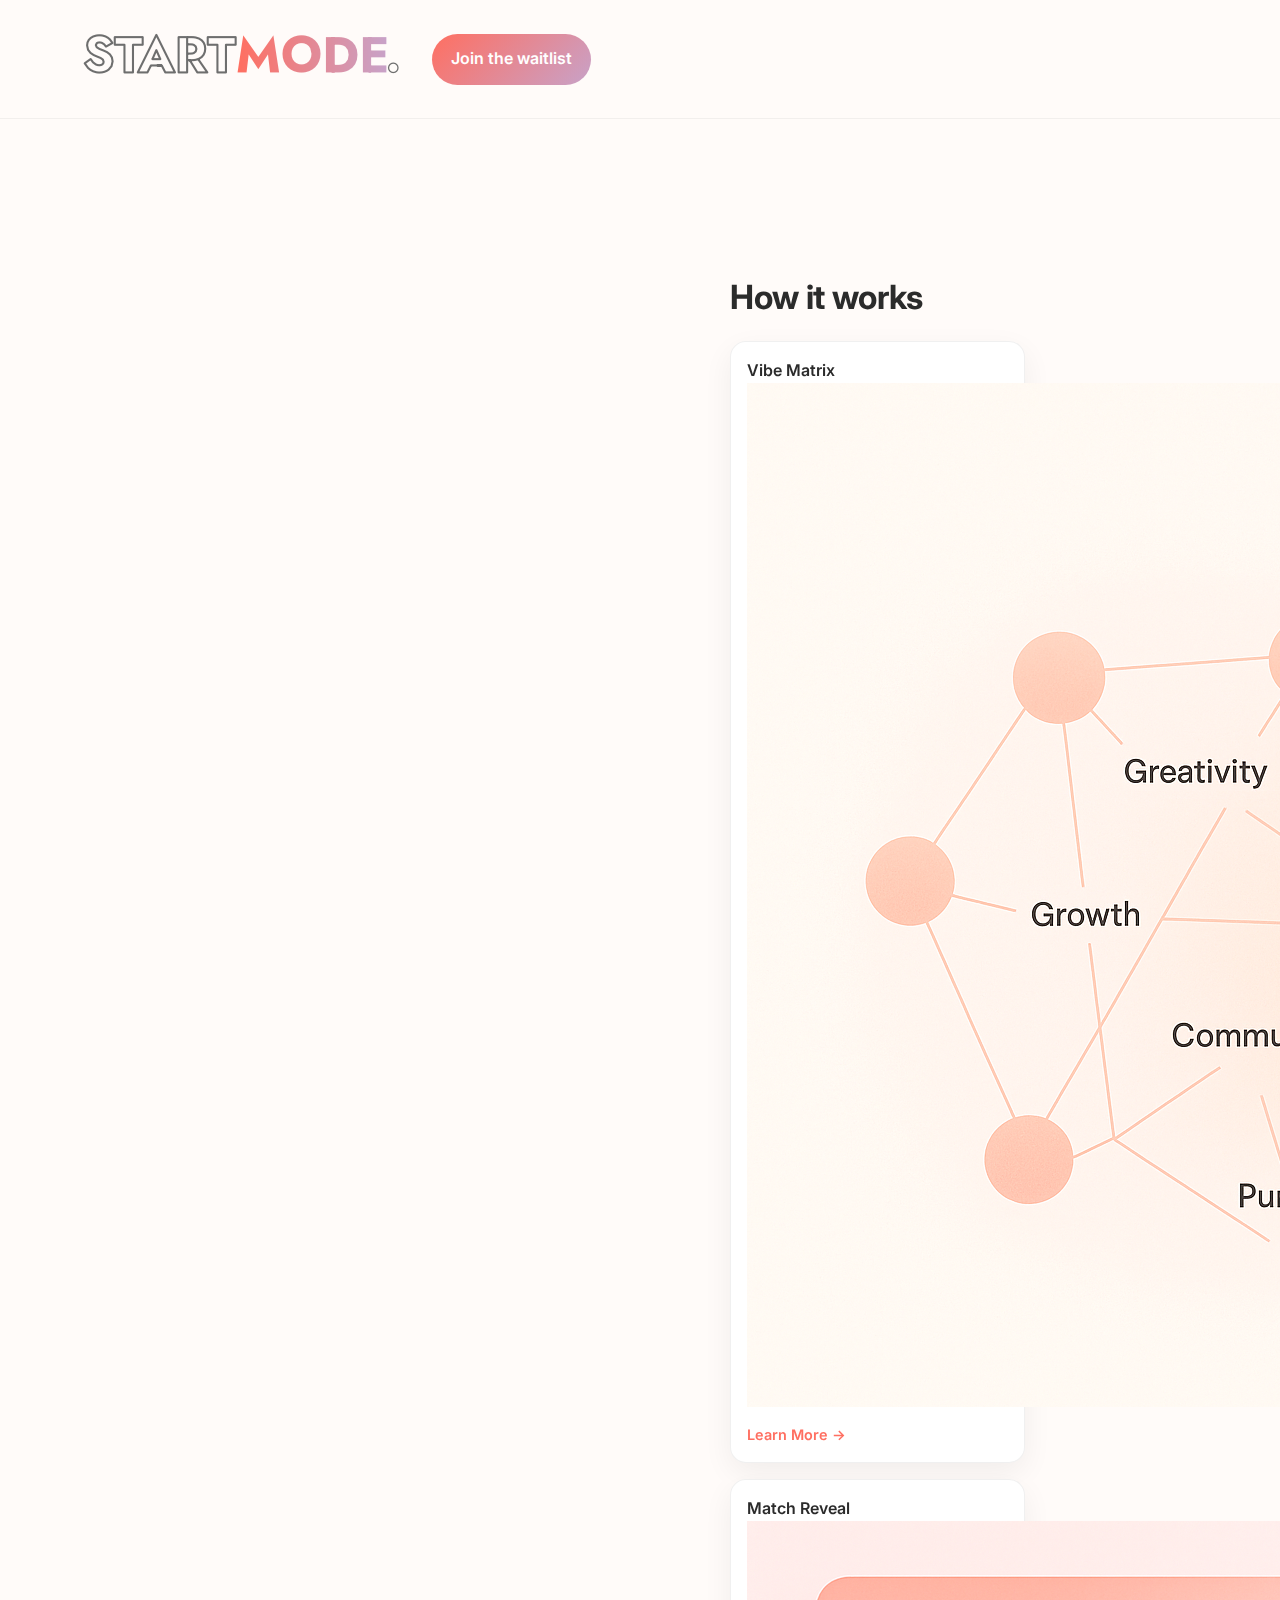
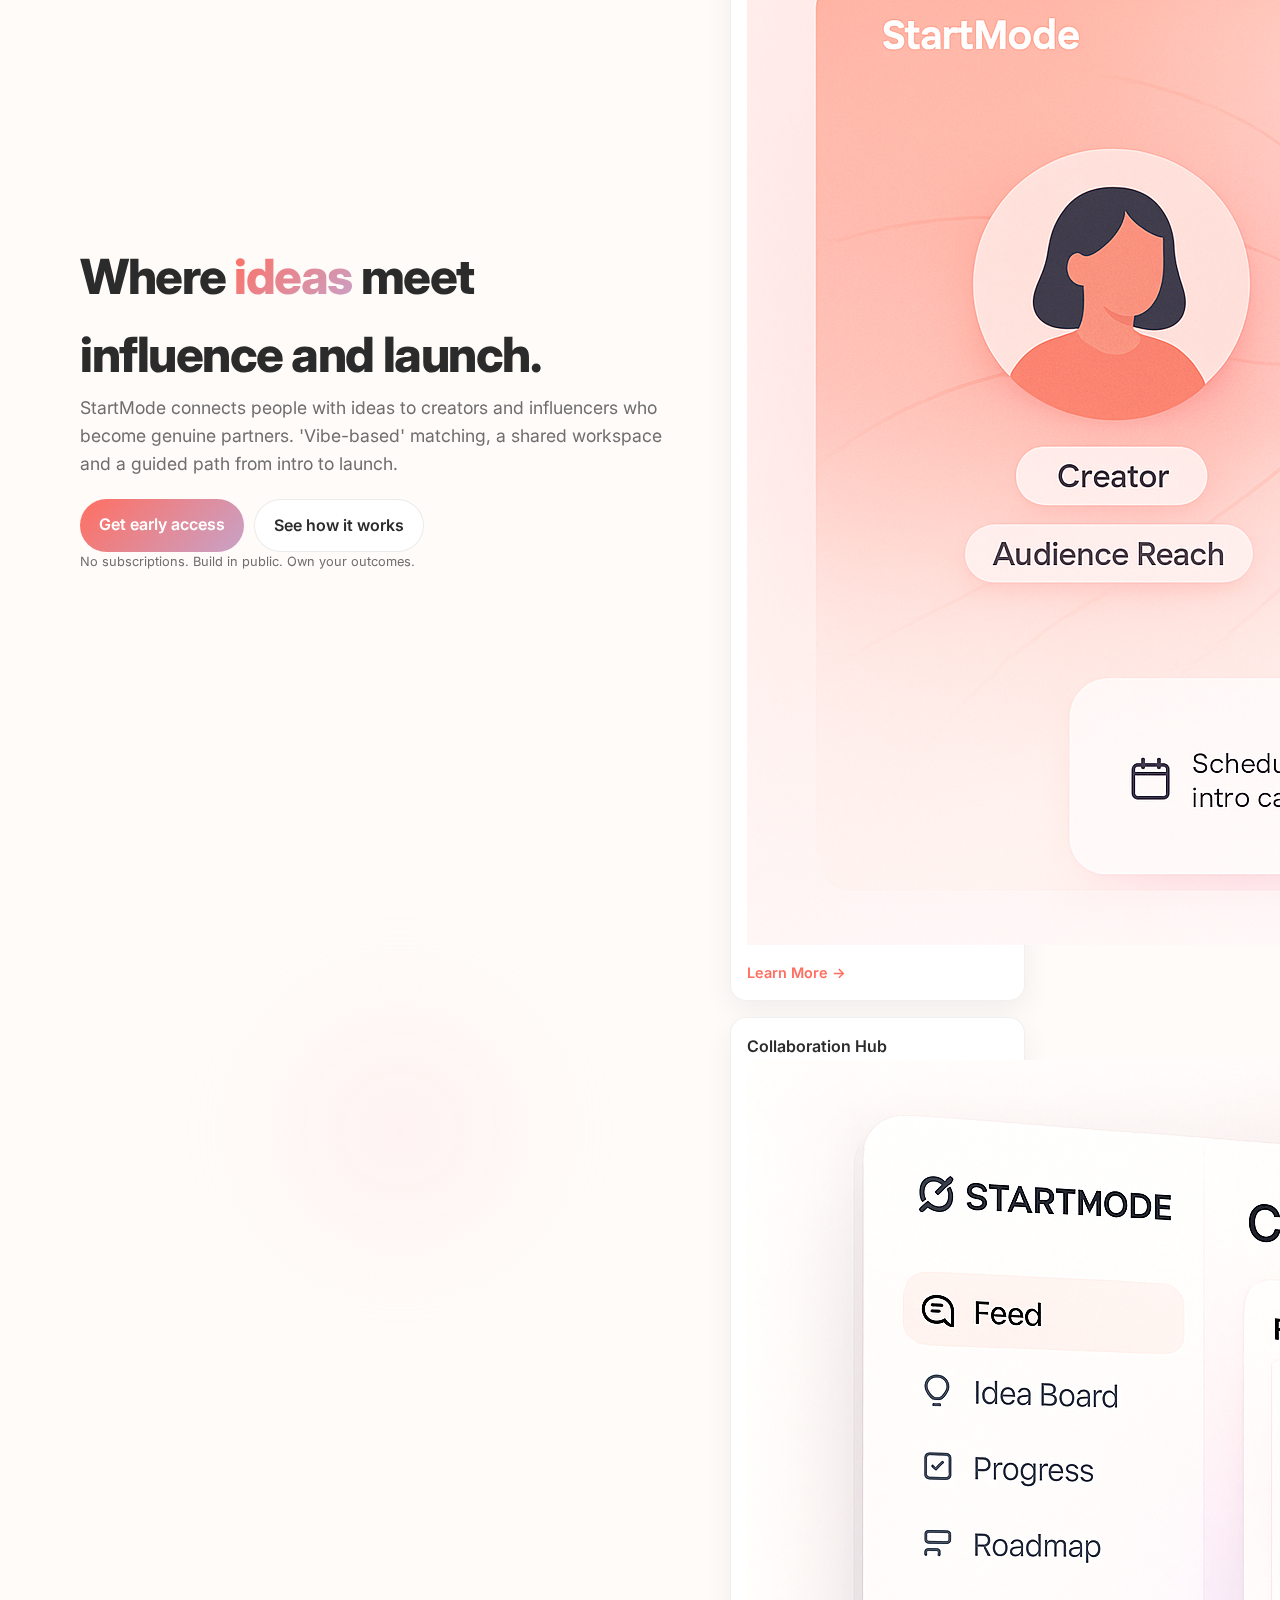
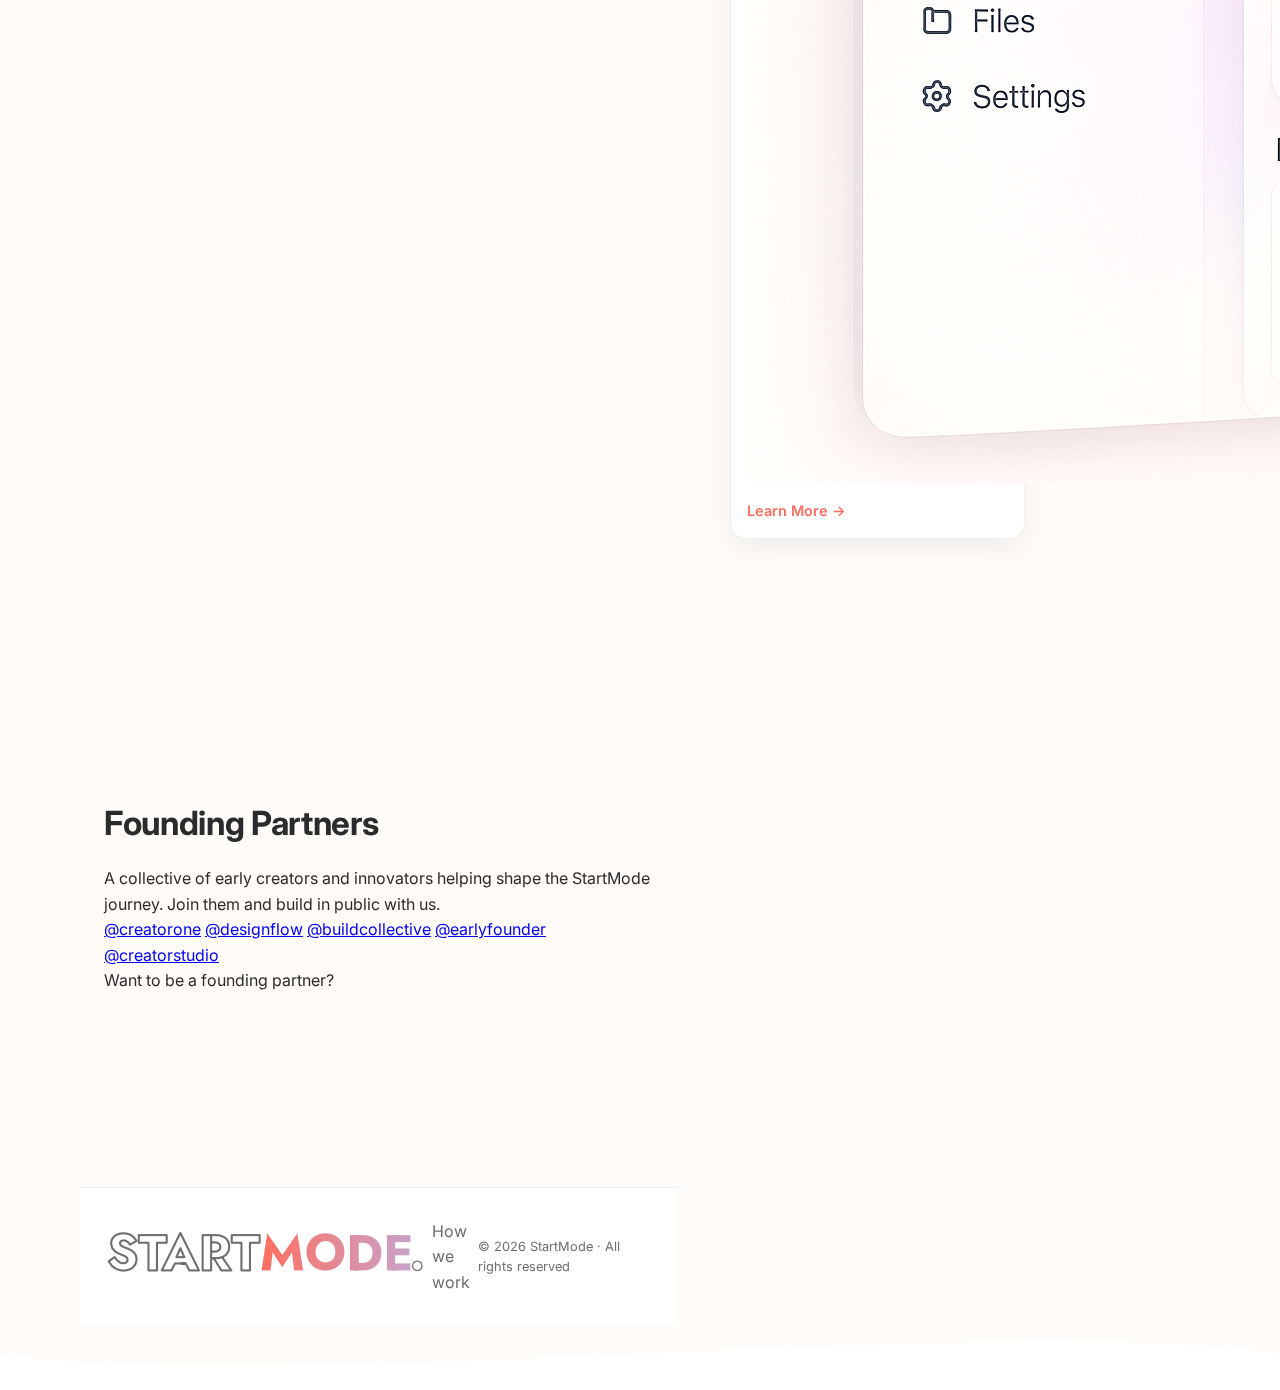
<file: index.html>
<!DOCTYPE html>
<html lang="en">
<head>
  <meta charset="UTF-8" />
  <meta name="viewport" content="width=device-width, initial-scale=1" />
  <title>StartMode — Where ideas meet influence</title>
  <meta name="description" content="StartMode connects people with ideas to creators who build in public as true partners. Vibe-match, co-create, and launch." />

    <!-- Optional SEO Enhancements -->
    <meta name="author" content="StartMode" />
    <meta name="keywords" content="StartMode, influencers, creators, startups, build in public, collaboration, partnerships" />

  <!-- Fonts -->
  <link rel="preconnect" href="https://fonts.googleapis.com">
  <link rel="preconnect" href="https://fonts.gstatic.com" crossorigin>
  <link href="https://fonts.googleapis.com/css2?family=Inter:wght@300..800&display=swap" rel="stylesheet">

  <!-- Styles -->
  <link rel="stylesheet" href="style.css" />

  <!-- Favicon / OG (optional; replace with your images when ready) -->
  <link rel="icon" href="favicon.svg" type="image/svg+xml" />
  <meta property="og:title" content="StartMode — Where ideas meet influence" />
  <meta property="og:description" content="Build in public with creators. Vibe-match, collaborate, launch." />
  <meta property="og:image" content="logo_for_web.png" />
  <meta property="og:type" content="website" />
</head>

<body>
  <!-- ========= NAV ========= -->
  <header class="nav">
    <div class="container nav__wrap">
        <a href="index.html" class="logo">
            <img src="images/logo_for_web.png" alt="StartMode" class="site-logo" />
          </a>
          
      <nav class="nav__links">
        
      </nav>
      <a href="#join" class="btn btn--primary">Join the waitlist</a>
    </div>
  </header>

  <!-- ========= HERO ========= -->
  <!-- ========= HERO ========= -->
<section class="hero">
    <div class="hero-bg">
      <span class="blob b1"></span>
      <span class="blob b2"></span>
      <span class="blob b3"></span>
    </div>
  
    <div class="container hero__grid">
      <div class="hero__copy">
        <h1 class="h1">
          Where <span class="text-gradient">ideas</span> meet influence and launch.
        </h1>
        <p class="lead">
          StartMode connects people with ideas to creators and influencers who become genuine partners.
          'Vibe-based' matching, a shared workspace and a guided path from intro to launch.
        </p>
        <div class="hero__cta">
          <a class="btn btn--primary" href="#join">Get early access</a>
          <a class="btn btn--ghost" href="#how">See how it works</a>
        </div>
        <p class="micro subtle">No subscriptions. Build in public. Own your outcomes.</p>
      </div>
  

  
  <!-- (optional) wave divider now correctly outside the hero -->
  <div class="wave">
    <svg viewBox="0 0 1440 120" preserveAspectRatio="none">
      <path d="M0,64 C320,128 1120,0 1440,64 L1440,120 L0,120 Z" fill="#fff"></path>
    </svg>
  </div>
  
  <!-- ========= HOW IT WORKS ========= -->
  <section id="how" class="section reveal">
    <div class="container">
      <h2 class="h2">How it works</h2>
  
      <div class="grid-3">
        <!-- Card 1 -->
        <a href="vibe-match.html" class="card card--wide card--link">
          <div class="card__title">Vibe Matrix</div>
          <div class="media-slot">
            <div class="media-frame">
              <img src="images/vibe-matrix.png" alt="StartMode Vibe Matrix" class="media-img" />
            </div>
          </div>
          <div class="card__meta">Learn More →</div>
        </a>
  
        <!-- Card 2 -->
        <a href="vibe-match.html" class="card card--wide card--link">
          <div class="card__title">Match Reveal</div>
          <div class="media-slot">
            <div class="media-frame">
              <img src="images/match-reveal.png" alt="StartMode Match Reveal" class="media-img" />
            </div>
          </div>
          <div class="card__meta">Learn More →</div>
        </a>
  
        <!-- Card 3 -->
        <a href="collaboration-hub.html" class="card card--wide card--link">
          <div class="card__title">Collaboration Hub</div>
          <div class="media-slot">
            <div class="media-frame">
              <img src="images/hub_hero.png" alt="Collaboration Hub Thumbnail" class="media-img" />
            </div>
          </div>
          <div class="card__meta">Learn More →</div>
        </a>
      </div>
    </div>
  </section>
  
  


  <!-- ========= FOUNDING PARTNERS ========= -->
  <section class="founding-partners section">
    <div class="container">
      <h2 class="h2">Founding Partners</h2>
      <p class="section-intro">
        A collective of early creators and innovators helping shape the StartMode journey.  
        Join them and build in public with us.
      </p>
  
      <div class="partners-list">
        <a href="https://instagram.com/placeholder1" target="_blank" class="partner-handle">@creatorone</a>
        <a href="https://instagram.com/placeholder2" target="_blank" class="partner-handle">@designflow</a>
        <a href="https://instagram.com/placeholder3" target="_blank" class="partner-handle">@buildcollective</a>
        <a href="https://instagram.com/placeholder4" target="_blank" class="partner-handle">@earlyfounder</a>
        <a href="https://instagram.com/placeholder5" target="_blank" class="partner-handle">@creatorstudio</a>
      </div>
  
      <p class="cta-text">
        Want to be a founding partner?
      </p>
    </div>
  </section>
  



  <!-- ========= FAQ ========= -->

  <!-- ========= CTA BAND ========= -->

  <!-- ========= JOIN FORM ========= -->
  <section id="join" class="section reveal">
    <div class="container form__wrap">
      <div class="form__copy">
        <h2 class="h2">Join the early access list</h2>
        <p class="subtle">Get invited to closed beta and the Founding Partners program.</p>
      </div>
      <form class="form" action="https://formspree.io/f/mjkannnq" method="POST">
        <label>
          <span>Name</span>
          <input type="text" name="name" required />
        </label>
        <label>
          <span>Email</span>
          <input type="email" name="email" required />
        </label>
        <label>
          <span>I am a…</span>
          <select name="role">
            <option>Creator / Influencer</option>
            <option>Founder / Idea person</option>
            <option>Agency / Partner</option>
          </select>
        </label>
        <button class="btn btn--primary" type="submit">Request access</button>
        <p class="micro subtle">We’ll never share your email. Unsubscribe anytime.</p>
      </form>
    </div>
  </section>

  <!-- ========= FOOTER ========= -->
  <footer class="footer">
    <div class="container footer__wrap">
      <a href="#" class="logo"><img src="images/logo_for_web.png" alt="StartMode" class="site-logo" /> </a>
      <div class="footer__links">
        <a href="#how">How we work</a>
    
      </div>
      <div class="micro subtle">© <span id="year"></span> StartMode · All rights reserved</div>
    </div>
  </footer>

  <!-- Scripts -->
  <script>
    // set year
    document.getElementById('year').textContent = new Date().getFullYear();

    // simple scroll reveal
    const revealEls = document.querySelectorAll(".reveal");
    const io = new IntersectionObserver((entries) => {
      entries.forEach((e) => { if (e.isIntersecting) e.target.classList.add("in"); });
    }, { threshold: 0.12 });
    revealEls.forEach((el) => io.observe(el));
  </script>
  <script>
    const form = document.querySelector('form.form');
    if (form) {
      form.addEventListener('submit', async (e) => {
        e.preventDefault();
        const submitBtn = form.querySelector('button[type="submit"]');
        submitBtn.disabled = true;
        submitBtn.textContent = 'Submitting…';
        try {
          const res = await fetch(form.action, {
            method: 'POST',
            headers: { 'Accept': 'application/json' },
            body: new FormData(form)
          });
          if (res.ok) {
            form.reset();
            submitBtn.textContent = 'Joined!';
          } else {
            submitBtn.disabled = false;
            submitBtn.textContent = 'Join Now';
            alert('Something went wrong. Please try again.');
          }
        } catch (err) {
          submitBtn.disabled = false;
          submitBtn.textContent = 'Join Now';
          alert('Network error. Please try again.');
        }
      });
    }
  </script>
  
</body>
</html>
</file>
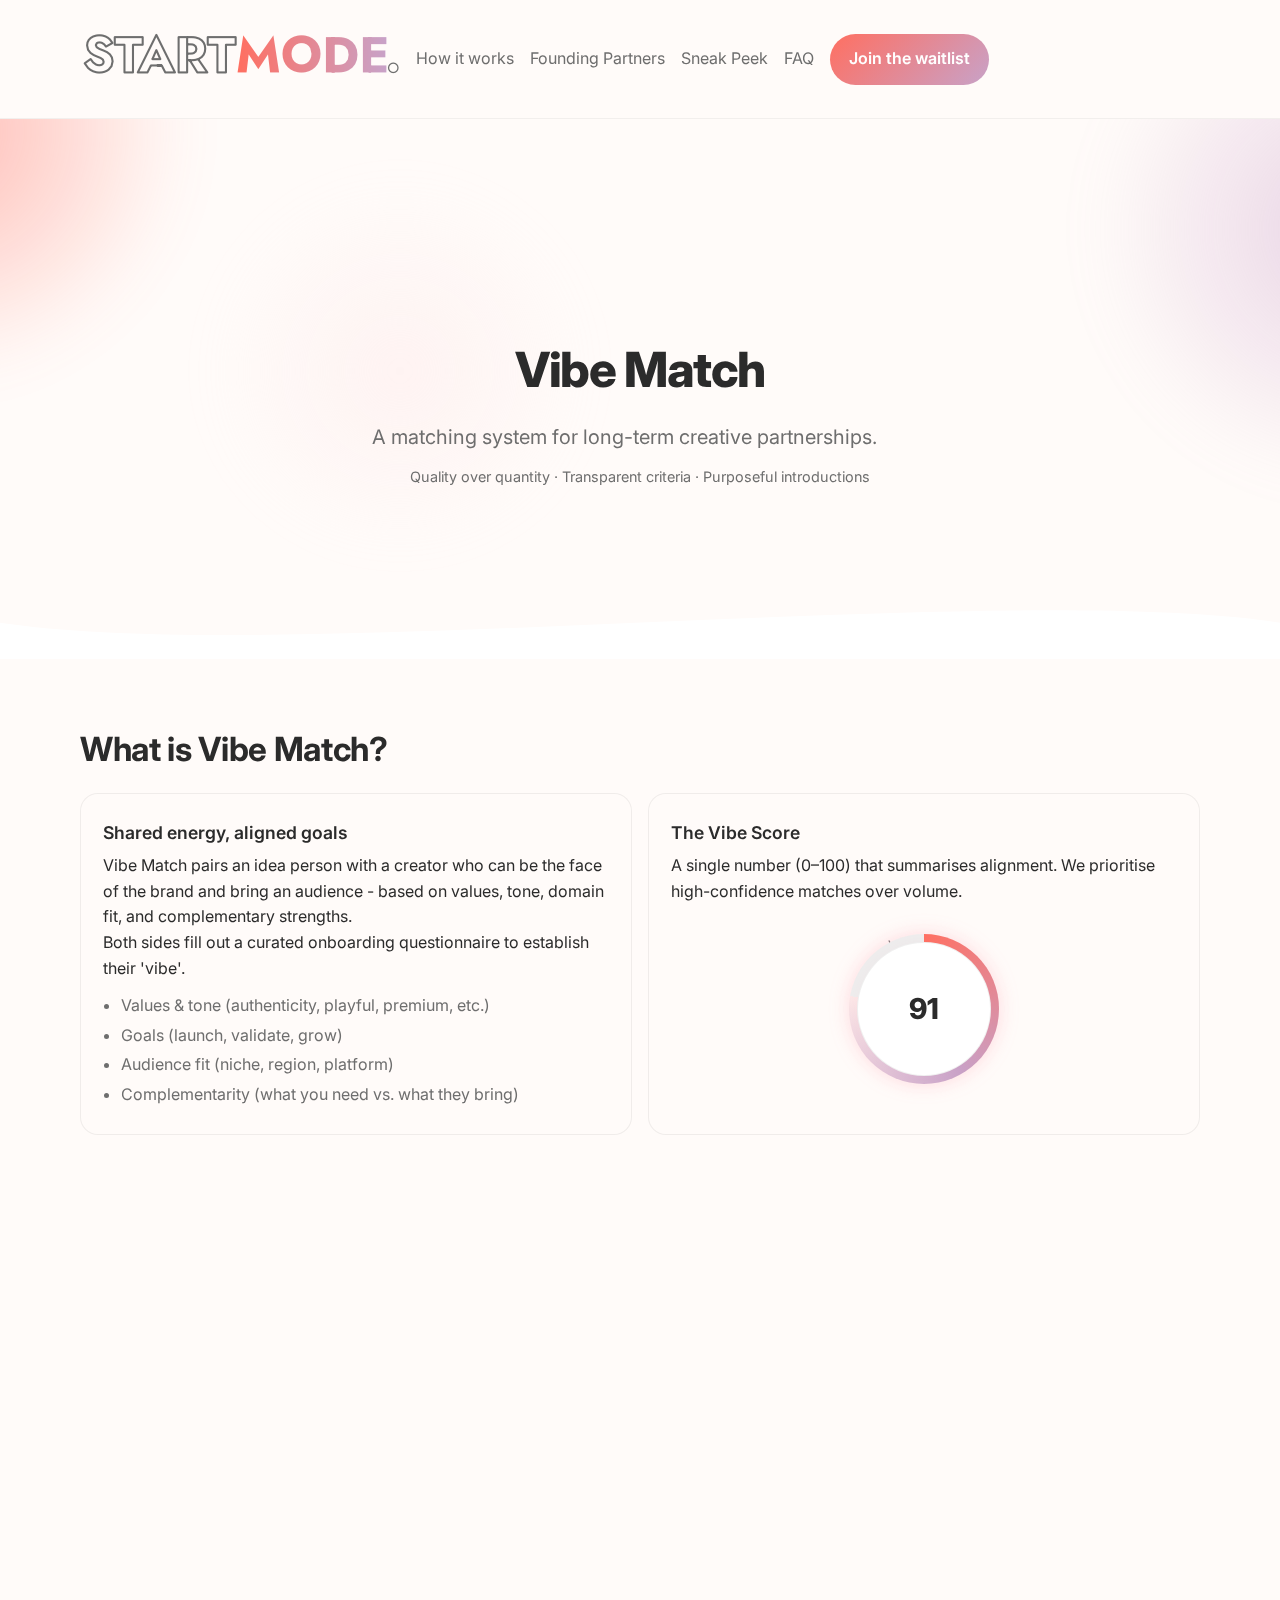
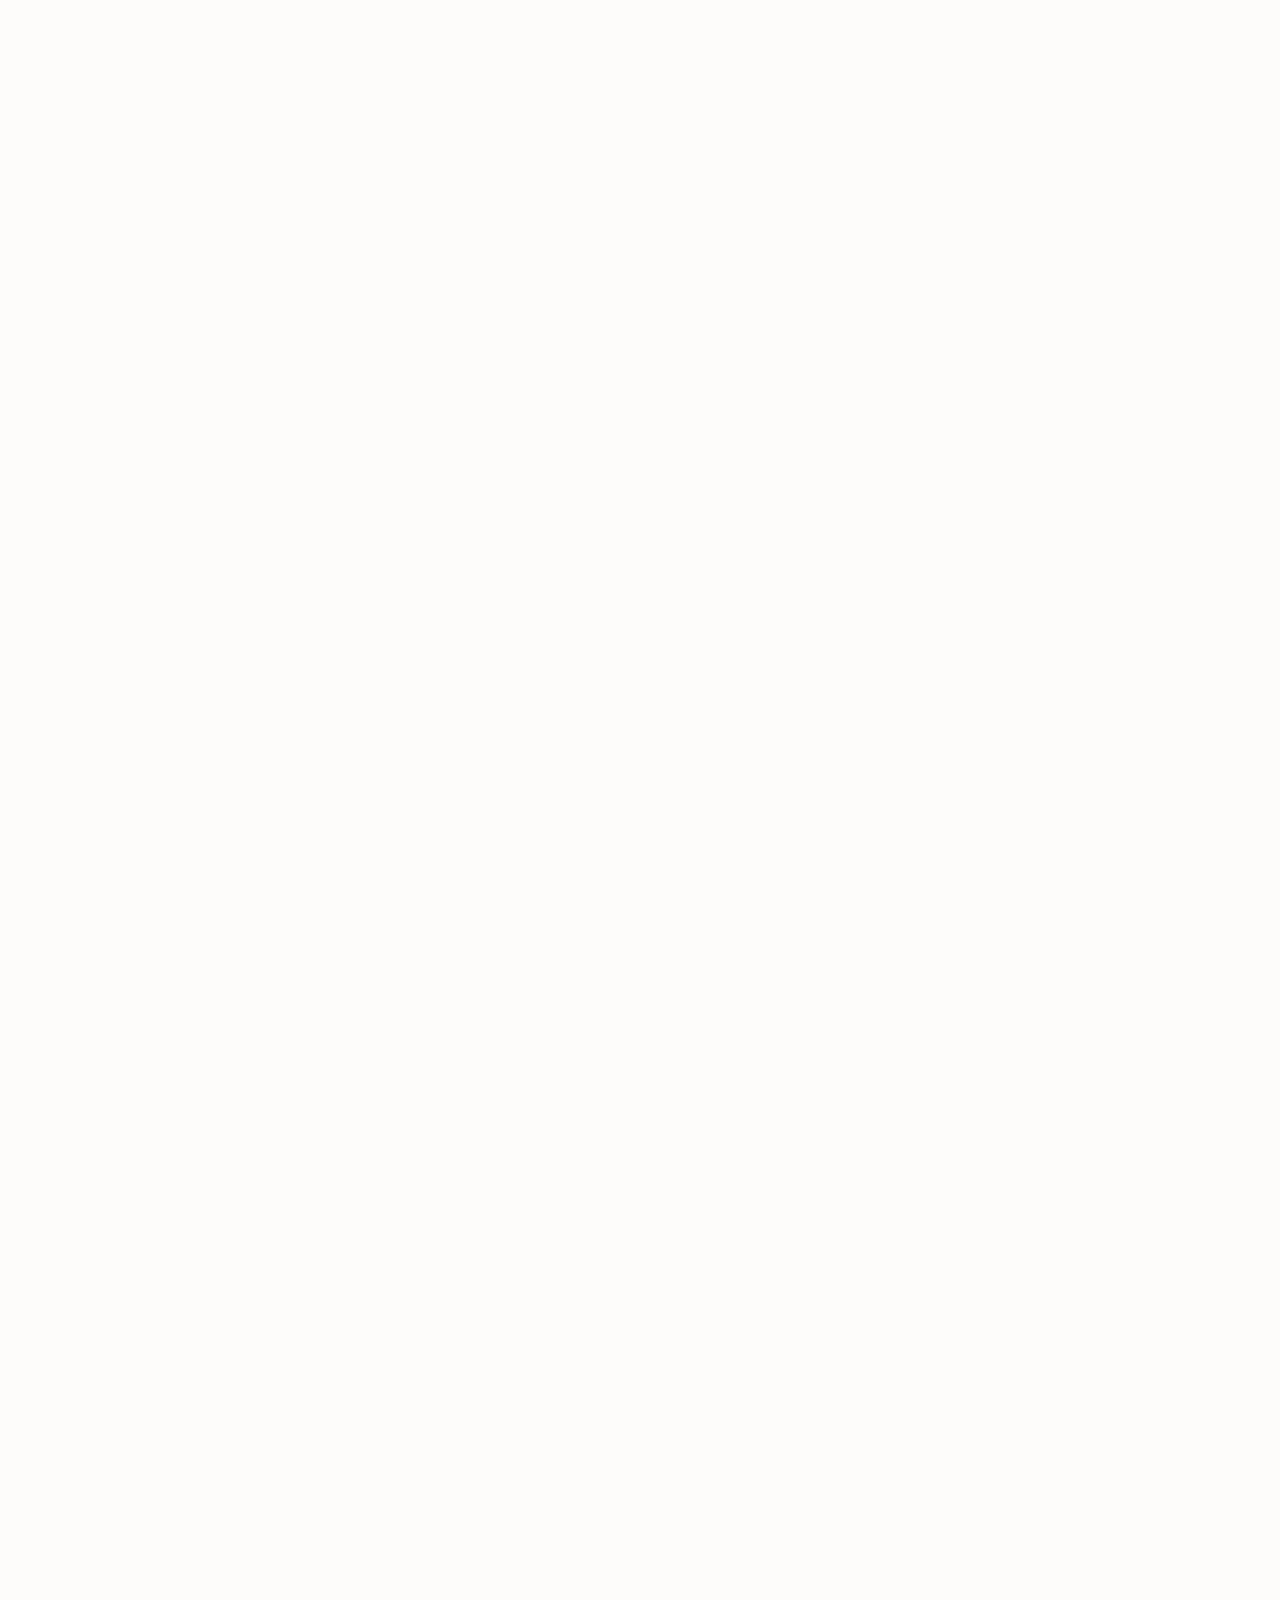
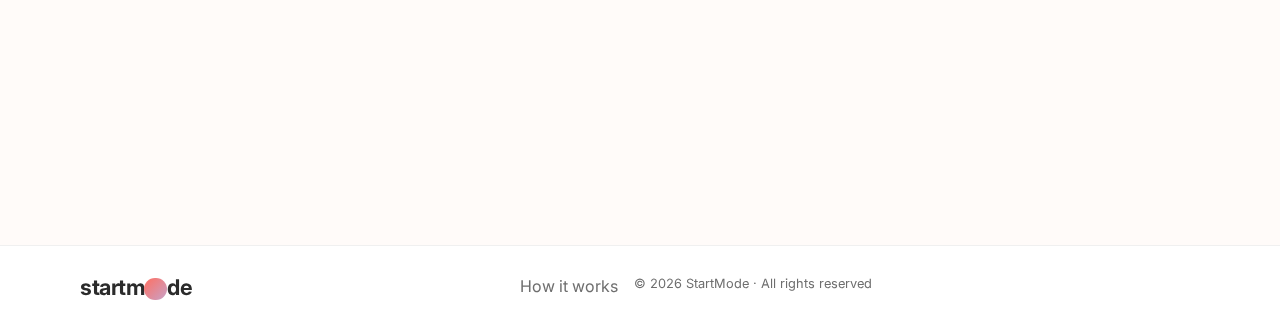
<file: vibe-match.html>
<!DOCTYPE html>
<html lang="en">
<head>
  <meta charset="UTF-8" />
  <meta name="viewport" content="width=device-width, initial-scale=1" />
  <title>Vibe Match — StartMode</title>
  <meta name="description" content="How StartMode matches founders and creators using Vibe Score and the Vibe Matrix." />

  <!-- Fonts -->
  <link rel="preconnect" href="https://fonts.googleapis.com">
  <link rel="preconnect" href="https://fonts.gstatic.com" crossorigin>
  <link href="https://fonts.googleapis.com/css2?family=Inter:wght@300..800&display=swap" rel="stylesheet">

  <!-- Styles -->
  <link rel="stylesheet" href="style.css" />
  <link rel="icon" href="favicon.svg" type="image/svg+xml" />
</head>

<body>
  <!-- NAV (no Vibe Match link here) -->
  <header class="nav">
    <div class="container nav__wrap">
        <a href="index.html" class="logo">
            <img src="images/logo_for_web.png" alt="StartMode" class="site-logo" />
          </a>
      <nav class="nav__links">
        <a href="index.html#how">How it works</a>
        <a href="index.html#founders">Founding Partners</a>
        <a href="index.html#sneakpeek">Sneak Peek</a>
        <a href="index.html#faq">FAQ</a>
      </nav>
      <a href="index.html#join" class="btn btn--primary">Join the waitlist</a>
    </div>
  </header>

  <!-- HERO -->
  <section class="hero hero--sub">
    <div class="hero-bg">
      <span class="blob b1"></span>
      <span class="blob b2"></span>
      <span class="blob b3"></span>
    </div>

    <div class="container hero__subwrap">
      <h1 class="h1">Vibe Match</h1>
      <p class="lead">A matching system for long-term creative partnerships.</p>
      <p class="micro subtle">Quality over quantity · Transparent criteria · Purposeful introductions</p>
    </div>

    <div class="wave">
      <svg viewBox="0 0 1440 120" preserveAspectRatio="none">
        <path d="M0,64 C320,128 1120,0 1440,64 L1440,120 L0,120 Z" fill="#fff"></path>
      </svg>
    </div>
  </section>

  <!-- WHAT IT IS -->
  <section class="section reveal">
    <div class="container">
      <h2 class="h2">What is Vibe Match?</h2>
      <div class="grid-2">
        <div class="tile">
          <h3 class="h3">Shared energy, aligned goals</h3>
          <p>Vibe Match pairs an idea person with a creator who can be the face of the brand and bring an audience - based on values, tone, domain fit, and complementary strengths.</p>
          <p>Both sides fill out a curated onboarding questionnaire to establish their 'vibe'.</p>
          <ul class="bullets">
            <li>Values & tone (authenticity, playful, premium, etc.)</li>
            <li>Goals (launch, validate, grow)</li>
            <li>Audience fit (niche, region, platform)</li>
            <li>Complementarity (what you need vs. what they bring)</li>
          </ul>
        </div>
        <div class="tile">
          <h3 class="h3">The Vibe Score</h3>
          <p>A single number (0–100) that summarises alignment. We prioritise high-confidence matches over volume.</p>
          <div class="score-badge">
            <div class="score-label">Vibe Score</div>
            <div class="score-ring"></div>
            <div class="score-glow"></div>
            <div class="score-num">91</div>
          </div>
          
          
        </div>
      </div>
    </div>
  </section>

  <!-- VIBE MATRIX VISUAL -->
  <section class="section section--alt reveal">
    <div class="container">
      <h2 class="h2">The Vibe Matrix</h2>
      <p class="subtle">A visual overlay of both parties across key areas - when the shapes harmonise, you’ve found the one.</p>

      <!-- Replace the src with your exported mockup -->
      <figure class="figure">
        <img src="images/vibe-matrix.png" alt="Vibe Matrix overlay visual" />
        <figcaption class="micro subtle">Example Vibe Matrix overlay (Creator × Founder)</figcaption>
      </figure>

      <div class="grid-3">
        <div class="tile">
          <h3 class="h3">Aesthetic & Tone</h3>
          <p>Warm & human · modern minimal · editorial · playful · premium - choose your expression and we align for fit.</p>
        </div>
        <div class="tile">
          <h3 class="h3">Category Fit</h3>
          <p>Fitness, wellness, beauty, productivity, education, lifestyle, B2B - precision filters for relevance.</p>
        </div>
        <div class="tile">
          <h3 class="h3">Collab Dynamics</h3>
          <p>Preferred cadence, communication style, shared risk appetite, and long-term orientation.</p>
        </div>
      </div>
    </div>
  </section>

  <!-- MATCH REVEAL VISUAL -->
  <!-- Match Reveal visual -->
<section class="section reveal">
    <div class="container">
      <h2 class="h2">Match Reveal</h2>
      <p class="subtle">When a high-confidence match is made, we launch a joint space with a shared brief, facilitate an intro call and collaborativly layout the next steps.</p>
  
      <figure class="figure">
        <img src="images/match-reveal.png" alt="StartMode Match Reveal mockup" class="vibe-matrix-img fade-up" />
        <figcaption class="micro subtle">“Open Collaboration Space” - your shared environment to begin creating.</figcaption>
      </figure>
    </div>
  </section>
  

  <!-- CTA -->
  <section class="cta-band reveal">
    <div class="container cta-band__wrap">
      <div class="cta-band__text">
        <h3>Find your match. Build in public.</h3>
        <p>Join the founding cohort and help shape the matching engine.</p>
      </div>
      <a href="index.html#join" class="btn btn--primary btn--lg">Request early access</a>
    </div>
  </section>

  <!-- FOOTER -->
  <footer class="footer">
    <div class="container footer__wrap">
      <a href="index.html" class="logo">startm<span class="o-glow" aria-hidden="true"></span>de</a>
      <div class="footer__links">
        <a href="index.html#how">How it works</a>
      
      <div class="micro subtle">© <span id="year"></span> StartMode · All rights reserved</div>
    </div>
  </footer>

  <script>
    document.getElementById('year').textContent = new Date().getFullYear();

    // simple scroll reveal
    const revealEls = document.querySelectorAll(".reveal");
    const io = new IntersectionObserver((entries) => {
      entries.forEach((e) => { if (e.isIntersecting) e.target.classList.add("in"); });
    }, { threshold: 0.12 });
    revealEls.forEach((el) => io.observe(el));
  </script>
</body>
</html>
</file>
<file: style.css>
/* ========== RESET & BASE ========== */
*{ box-sizing:border-box; margin:0; padding:0; }
html, body { height:100%; }
body{
  font-family: "Inter", ui-sans-serif, system-ui, -apple-system, "Segoe UI", Roboto, Helvetica, Arial, sans-serif;
  background:#FFFBF9; color:#2B2B2B; line-height:1.6;
}

/* Brand tokens */
:root{
  --coral:#FF6F61;
  --lilac:#C8A2C8;
  --blush:#FCE8E8;
  --warm:#FFFBF9;
  --ink:#2B2B2B;
  --graphite:#6E6E6E;
  --shadow: 0 10px 30px rgba(0,0,0,.06);
}

.container{ width:min(1120px, 92%); margin-inline:auto; }
.h1{ font-size: clamp(2.2rem, 3.8vw, 3.5rem); letter-spacing:-.03em; font-weight:800; }
.h2{ font-size: clamp(1.6rem, 2.6vw, 2.2rem); letter-spacing:-.01em; font-weight:700; margin-bottom:1rem; }
.h3{ font-size:1.1rem; font-weight:600; margin:.2rem 0 .4rem; }
.lead{ font-size:1.1rem; color:var(--graphite); max-width:56ch; font-weight:400; }
.micro{ font-size:.8rem; }
.subtle{ color:var(--graphite); }
.text-gradient{ background:linear-gradient(135deg, var(--coral), var(--lilac)); -webkit-background-clip:text; background-clip:text; color:transparent; }

/* ========== NAV ========== */
.nav{ position:sticky; top:0; z-index:10; backdrop-filter:saturate(180%) blur(8px); background:rgba(255,251,249,.7); border-bottom:1px solid rgba(0,0,0,.05); }
.nav__wrap{ display:flex; align-items:center; gap:1rem; padding:.9rem 0; }
.nav__links{ display:none; gap:1rem; }
@media (min-width:900px){ .nav__links{ display:flex; } }
.nav__links a, .footer__links a{ color:var(--graphite); text-decoration:none; }
.nav__links a:hover, .footer__links a:hover{ opacity:.75; }

/* Logo with glowing “O” */
.logo{ font-weight:700; letter-spacing:-.02em; text-decoration:none; color:inherit; font-size:1.35rem; }
.o-glow{ display:inline-block; width:1.05em; height:1.05em; vertical-align:middle; border-radius:999px; background:linear-gradient(135deg, var(--coral), var(--lilac)); position:relative; }
.o-glow::after{ content:""; position:absolute; inset:-6px; border-radius:inherit; background:radial-gradient(circle at 50% 50%, rgba(255,111,97,.35), rgba(200,162,200,.25), transparent 60%); filter:blur(6px); z-index:-1; }
.o-glow.tiny{ width:.9em; height:.9em; transform: translateY(.08em); }

/* ========== HERO ========== */
.hero{ position:relative; overflow:hidden; padding-top:88px; padding-bottom:64px; }
.hero__grid{ display:grid; gap:2rem; grid-template-columns:1fr; align-items:center; }
@media (min-width:980px){ .hero__grid{ grid-template-columns: 1.1fr .9fr; } }
.hero__copy .hero__cta{ display:flex; gap:.6rem; margin:1.3rem 0 0; flex-wrap:wrap; }

/* Gradient mesh / aurora */
.hero-bg{ position:absolute; inset:-10% -10% auto -10%; height:70%; z-index:-1; filter:saturate(110%) blur(10px); }
.blob{ position:absolute; border-radius:999px; opacity:.45; filter: blur(30px); }
.blob.b1{ width:420px; height:420px; background: radial-gradient(circle at 30% 30%, var(--coral), transparent 60%); top:-60px; left:-60px; }
.blob.b2{ width:460px; height:460px; background: radial-gradient(circle at 70% 40%, var(--lilac), transparent 60%); top:-20px; right:-80px; }
.blob.b3{ width:380px; height:380px; background: radial-gradient(circle at 50% 60%, var(--blush), transparent 60%); bottom:-80px; left:22%; }

/* wave divider at bottom of hero */
.wave{ position:absolute; left:0; right:0; bottom:-1px; line-height:0; }
.wave svg{ display:block; width:100%; height:80px; }

/* Cards on right */
.hero__visual{ display:grid; grid-template-columns:1fr 1fr; gap:1rem; }
.card{ background:white; border:1px solid rgba(0,0,0,.06); border-radius:16px; padding:16px; box-shadow:var(--shadow); transition: transform .18s ease, box-shadow .2s ease; }
.card:hover{ transform: translateY(-4px); box-shadow: 0 14px 40px rgba(0,0,0,.08); }
.card--wide{ grid-column:1 / span 2; }
.card__title{ font-weight:600; }
.card__meta{ margin-top:8px; color:var(--graphite); font-size:.9rem; }
.placeholder-box{ height:112px; border:1px dashed rgba(0,0,0,.15); border-radius:12px; background:white; }
.vibe__demo{ height:112px; border-radius:12px; background: var(--blush); position:relative; overflow:hidden; display:grid; place-items:center; }
.vibe__ring{ width:84px; height:84px; border-radius:999px; background:linear-gradient(135deg, var(--coral), var(--lilac)); filter:saturate(105%); opacity:.9; box-shadow:0 0 40px rgba(255,111,97,.25), 0 0 40px rgba(200,162,200,.25) inset; }

/* ========== COMMON UI ========== */
.btn{ display:inline-block; text-decoration:none; border-radius:999px; padding:.8rem 1.2rem; font-weight:600; transition: transform .15s ease, box-shadow .2s ease, opacity .2s ease; }
.btn--primary{ color:white; background:linear-gradient(135deg, var(--coral), var(--lilac)); }
.btn--primary:hover{ opacity:.9; transform:translateY(-1px); }
.btn--ghost{ color:var(--ink); background:white; border:1px solid rgba(0,0,0,.08); }
.btn--ghost:hover{ background:var(--blush); }
.btn--lg{ padding:1rem 1.3rem; font-size:1rem; }

.section{ padding:64px 0; }
.section--alt{ background:white; border-top:1px solid rgba(0,0,0,.06); border-bottom:1px solid rgba(0,0,0,.06); }

/* Grid blocks */
.grid-3{ display:grid; gap:1rem; grid-template-columns:1fr; }
@media (min-width:900px){ .grid-3{ grid-template-columns: repeat(3, 1fr); } }
.tile{ background:var(--warm); border:1px solid rgba(0,0,0,.06); border-radius:18px; padding:22px; transition:.2s; }
.tile:hover{ box-shadow:var(--shadow); transform:translateY(-2px); }
.dot{ width:26px; height:26px; border-radius:999px; background:linear-gradient(135deg, var(--coral), var(--lilac)); margin-bottom:10px; }

/* Founders */
.logos{ display:grid; gap:1rem; grid-template-columns:1fr; margin-top:1rem; }
@media (min-width:750px){ .logos{ grid-template-columns:repeat(3,1fr); } }
.logo-box{ background:white; border:1px dashed rgba(0,0,0,.15); border-radius:14px; padding:28px; text-align:center; color:var(--graphite); }

/* Sneak peek */
.peek-grid{ display:grid; gap:1rem; grid-template-columns:1fr; margin-top:1rem; }
@media (min-width:900px){ .peek-grid{ grid-template-columns:repeat(3,1fr); } }
.peek-card{ background:white; border:1px solid rgba(0,0,0,.06); border-radius:16px; padding:12px; box-shadow:var(--shadow); }
.peek-img{ height:150px; border-radius:12px; background:linear-gradient(135deg, rgba(255,111,97,.25), rgba(200,162,200,.25)); }
.peek-caption{ margin-top:8px; color:var(--graphite); font-size:.9rem; }

/* FAQ */
.faq{ background:var(--warm); border:1px solid rgba(0,0,0,.06); border-radius:14px; padding:14px 16px; margin:10px 0; }
.faq > summary{ cursor:pointer; font-weight:600; }
.faq > p{ margin-top:8px; color:var(--graphite); }

/* Join form */
.form__wrap{ display:grid; gap:1.5rem; grid-template-columns:1fr; align-items:start; }
@media (min-width:900px){ .form__wrap{ grid-template-columns: 1.1fr .9fr; } }
.form{ background:white; border:1px solid rgba(0,0,0,.06); border-radius:16px; padding:16px; box-shadow:var(--shadow); display:grid; gap:10px; }
.form label{ display:grid; gap:6px; font-size:.9rem; }
.form input, .form select{
  width:100%; border:1px solid rgba(0,0,0,.12); border-radius:12px; padding:12px;
  background:var(--warm); outline:none; transition:.15s;
}
.form input:focus, .form select:focus{ border-color: var(--coral); box-shadow: 0 0 0 3px rgba(255,111,97,.15); }

/* CTA band */
.cta-band{
  background: linear-gradient(135deg, rgba(255,111,97,.12), rgba(200,162,200,.12));
  border-top:1px solid rgba(0,0,0,.06);
  border-bottom:1px solid rgba(0,0,0,.06);
  padding: 36px 0;
}
.cta-band__wrap{ display:flex; gap:16px; align-items:center; justify-content:space-between; flex-wrap:wrap; }
.cta-band__text h3{ font-size:1.4rem; letter-spacing:-.01em; margin-bottom:4px; }
.logo-inline{ font-weight:700; letter-spacing:-.02em; }

/* Footer */
.footer{ background:white; border-top:1px solid rgba(0,0,0,.06); padding:24px 0; }
.footer__wrap{ display:grid; gap:8px; align-items:center; justify-items:center; }
@media (min-width:900px){ .footer__wrap{ grid-template-columns:auto 1fr auto; justify-items:stretch; } }
.footer__links{ display:flex; gap:16px; justify-content:center; }

/* Scroll reveal */
.reveal{ opacity:0; transform: translateY(18px); transition: opacity .5s ease, transform .5s ease; }
.reveal.in{ opacity:1; transform: translateY(0); }

/* Make clickable cards feel interactive */
.card--link {
    text-decoration: none;
    color: inherit;
    transition: transform .18s ease, box-shadow .2s ease;
  }
  .card--link:hover {
    transform: translateY(-4px);
    box-shadow: 0 14px 40px rgba(0,0,0,.08);
  }
  .card--link .card__meta {
    color: var(--coral);
    font-weight: 600;
  }
  /* Subpage helpers */
  .hero--sub {
    position: relative;
    padding-top: 120px;
    padding-bottom: 80px;
    display: flex;
    align-items: center;
    justify-content: center;
    text-align: center;
    min-height: 60vh;
  }
  
  .hero__subwrap {
    position: relative;
    z-index: 2;
    max-width: 760px;
    margin: 0 auto;
  }
  
  .hero--sub .lead {
    margin-top: 0.75rem;
    font-size: 1.25rem;
    color: var(--graphite);
  }
  
  .hero--sub .micro {
    margin-top: 0.75rem;
    font-size: 0.9rem;
  }
  

.grid-2{ display:grid; gap:1rem; grid-template-columns:1fr; }
@media (min-width:900px){ .grid-2{ grid-template-columns:1fr 1fr; } }

.figure{ margin:18px 0 10px; }
.figure img{ width:100%; height:auto; border-radius:16px; border:1px solid rgba(0,0,0,.06); box-shadow: var(--shadow); }

.bullets{ margin-top:.75rem; padding-left:1.1rem; }
.bullets li{ margin:.25rem 0; color:var(--graphite); }

/* ---------- Vibe Score Badge (revamped) ---------- */
.score-badge {
    position: relative;
    width: 150px;
    height: 150px;
    margin: 30px auto 0;
  }
  
  .score-ring {
    position: absolute;
    inset: 0;
    border-radius: 50%;
    background: conic-gradient(
      from 0deg,
      var(--coral) 0deg,
      var(--lilac) 150deg,
      var(--blush) 280deg,
      #eee 280deg 360deg
    );
    animation: spinGradient 6s linear infinite;
    filter: drop-shadow(0 0 10px rgba(255, 99, 132, 0.2));
  }
  
  .score-badge::before {
    content: "";
    position: absolute;
    inset: 8px;
    border-radius: 50%;
    background: #fff;
    border: 1px solid rgba(0, 0, 0, 0.06);
    z-index: 2;
  }
  
  .score-glow {
    position: absolute;
    inset: 0;
    border-radius: 50%;
    background: radial-gradient(circle at 50% 50%, rgba(255, 144, 167, 0.3), transparent 70%);
    filter: blur(10px);
    animation: pulseGlow 3s ease-in-out infinite;
  }
  
  .score-num {
    position: absolute;
    inset: 0;
    display: grid;
    place-items: center;
    font-weight: 800;
    font-size: 1.8rem;
    z-index: 3;
  }
  
  .score-label {
    text-align: center;
    font-size: 0.9rem;
    color: var(--graphite);
    opacity: 0.9;
    margin-bottom: 10px;
  }
  
  /* subtle animations */
  @keyframes spinGradient {
    from { transform: rotate(0deg); }
    to { transform: rotate(360deg); }
  }
  
  @keyframes pulseGlow {
    0%, 100% { opacity: 0.6; transform: scale(1); }
    50% { opacity: 1; transform: scale(1.05); }
  }
  /* --- Vibe Matrix visual enhancement --- */
.vibe-matrix-img {
    width: 100%;
    max-width: 900px;
    display: block;
    margin: 2rem auto;
    border-radius: 20px;
    box-shadow: 0 10px 40px rgba(0,0,0,0.08);
    transition: transform 0.4s ease, box-shadow 0.4s ease;
  }
  
  .vibe-matrix-img:hover {
    transform: scale(1.02);
    box-shadow: 0 18px 60px rgba(0,0,0,0.12);
  }
  /* --- Fade-up reveal effect --- */
.fade-up {
    opacity: 0;
    transform: translateY(40px);
    transition: opacity 1s ease-out, transform 1s ease-out;
  }
  
  .reveal.in .fade-up {
    opacity: 1;
    transform: translateY(0);
  }
</file>
